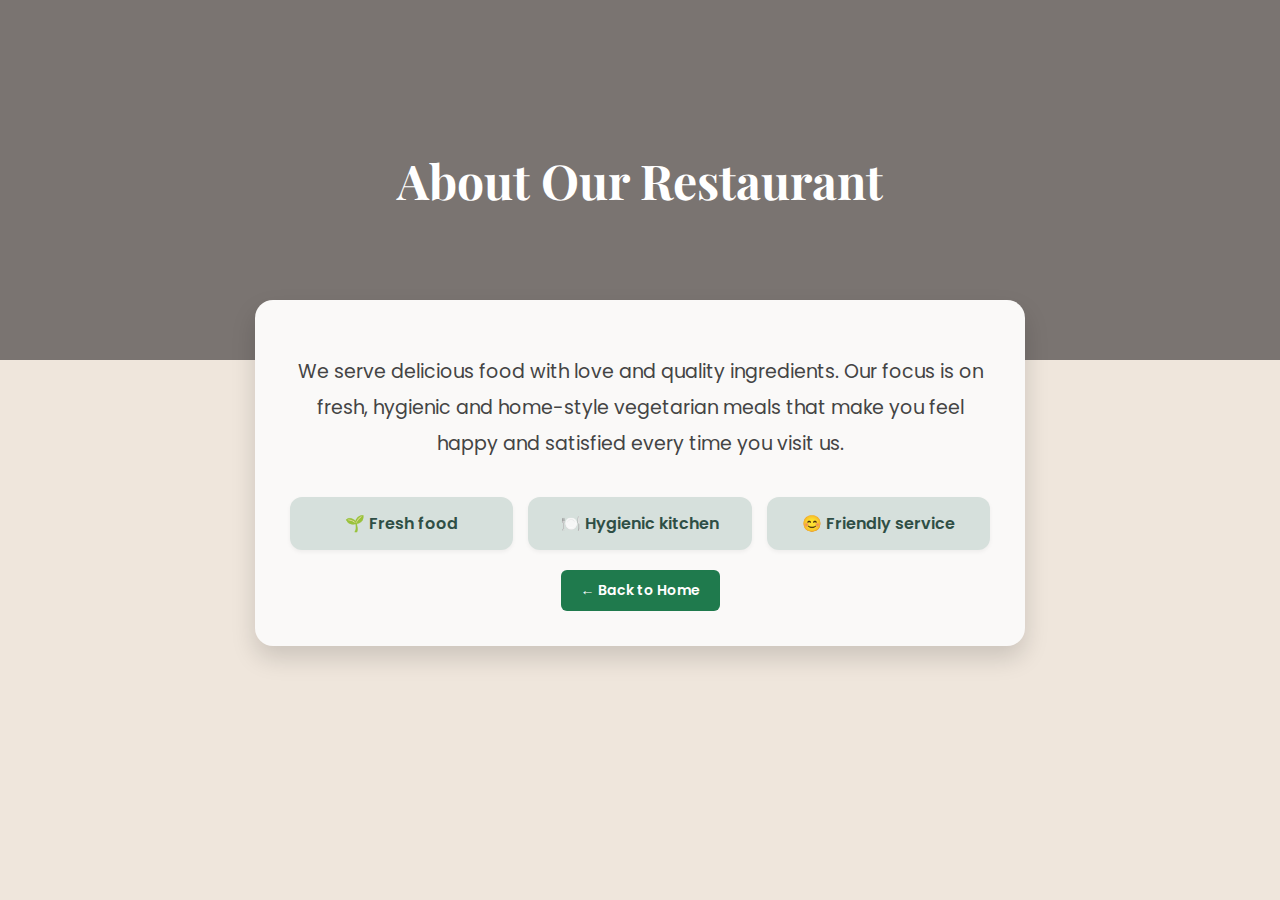
<file: about.html>
<!DOCTYPE html> <!-- Tells the browser this is an HTML5 document — always the first line -->
<html> <!-- Opens the root HTML element that wraps the entire page -->
<head> <!-- Opens the head section — contains setup info, not visible on the page -->
<title>About</title> <!-- Sets the text shown on the browser tab -->
<link rel="stylesheet" href="style.css"> <!-- Links your CSS file so the page uses your styles -->
</head> <!-- Closes the head section -->

<body> <!-- Opens the body section — everything visible on the page goes here -->

<!-- ========= ABOUT HERO BANNER ========= -->
<div class="about-hero"> <!-- Creates the grey banner at the top of the About page -->
<h1>About Our Restaurant</h1> <!-- The main heading displayed inside the banner -->
</div> <!-- Closes the about-hero div -->

<!-- ========= ABOUT CARD BOX ========= -->
<div class="about-box"> <!-- Creates the white card that overlaps slightly below the banner -->
<p class="about-text"> <!-- A paragraph with the about-text style for the description -->
We serve delicious food with love and quality ingredients. <!-- First line of the restaurant description -->
Our focus is on fresh, hygienic and home-style vegetarian meals <!-- Second line of the description -->
that make you feel happy and satisfied every time you visit us. <!-- Third line of the description -->
</p> <!-- Closes the about-text paragraph -->

<!-- ========= FEATURE BOXES ========= -->
<div class="features"> <!-- Creates the row that holds all three feature boxes -->
<div class="feature">🌱 Fresh food</div> <!-- First feature box with a leaf emoji and label -->
<div class="feature">🍽️ Hygienic kitchen</div> <!-- Second feature box with a plate emoji and label -->
<div class="feature">😊 Friendly service</div> <!-- Third feature box with a smile emoji and label -->
</div> <!-- Closes the features row -->

<!-- ========= BUTTON ========= -->
<div class="button-group"> <!-- Creates a centred container for the button -->
    <a href="index.html" class="green-btn">← Back to Home</a> <!-- A green button link that takes the user back to the Home page -->
</div> <!-- Closes the button-group div -->

</body> <!-- Closes the body section -->
</html> <!-- Closes the root HTML element -->
</file>
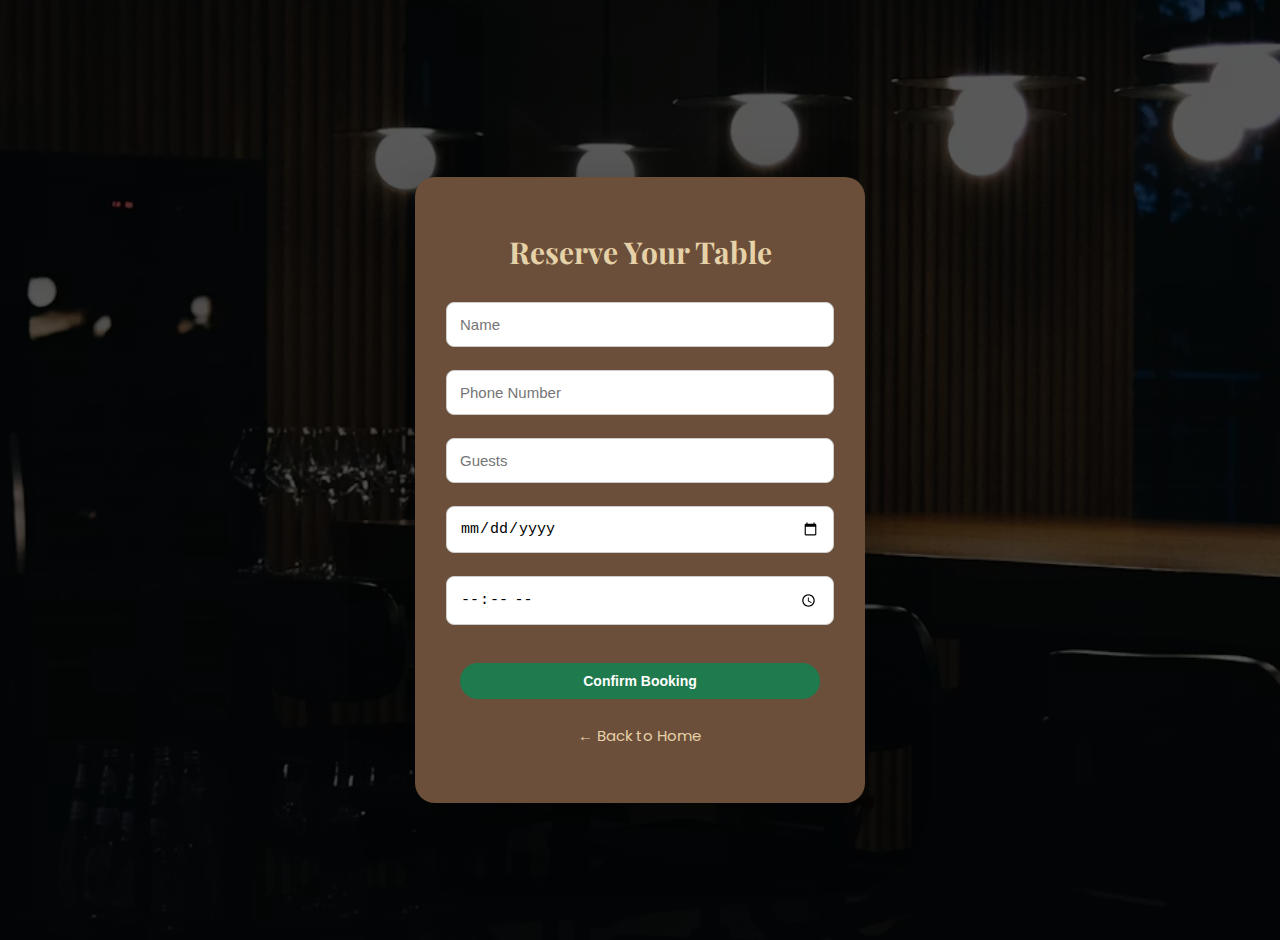
<file: booking.html>
<!DOCTYPE html> <!-- Tells the browser this is an HTML5 document — always the first line -->
<html> <!-- Opens the root HTML element that wraps the entire page -->
<head> <!-- Opens the head section — contains setup info, not visible on the page -->
<title>Booking</title> <!-- Sets the text shown on the browser tab -->
    <link rel="stylesheet" href="style.css"> <!-- Links your CSS file so the page uses your styles -->
</head> <!-- Closes the head section -->
<body class="booking-body"> <!-- Opens the body and applies the booking-body class — sets the dark background image -->
<div class="booking-card"> <!-- Creates the brown rounded card in the centre of the page -->
    <h2>Reserve Your Table</h2> <!-- The heading displayed at the top of the booking card -->
    <form action="confirm.html"> <!-- Opens the form — when submitted, it sends the user to confirm.html -->
        <input type="text" placeholder="Name" required> <!-- A text field where the user types their name — required means it cannot be left empty -->

        <!-- Phone field: accepts exactly 10 digits only, letters and symbols not allowed -->
        <input type="tel" placeholder="Phone Number"
               pattern="[0-9]{10}"
               maxlength="10"
               required>

        <input type="number" placeholder="Guests" min="1" required> <!-- A number field for guest count — min="1" means at least 1 guest is required -->
        <input type="date" required> <!-- A date picker field — lets the user choose a date from a calendar -->
        <input type="time" required> <!-- A time picker field — lets the user choose a time -->
        <button type="submit" class="confirm-btn"> <!-- A green submit button — clicking this submits the form and goes to confirm.html -->
            Confirm Booking <!-- The text shown inside the submit button -->
        </button> <!-- Closes the submit button -->
<p class="back-home"> <!-- A paragraph styled to sit below the button, centred -->
   <a href="index.html">← Back to Home</a> <!-- A link that takes the user back to the Home page -->
</p> <!-- Closes the back-home paragraph -->
    </form> <!-- Closes the form -->
</div> <!-- Closes the booking-card div -->
</body> <!-- Closes the body section -->
</html> <!-- Closes the root HTML element -->
</file>
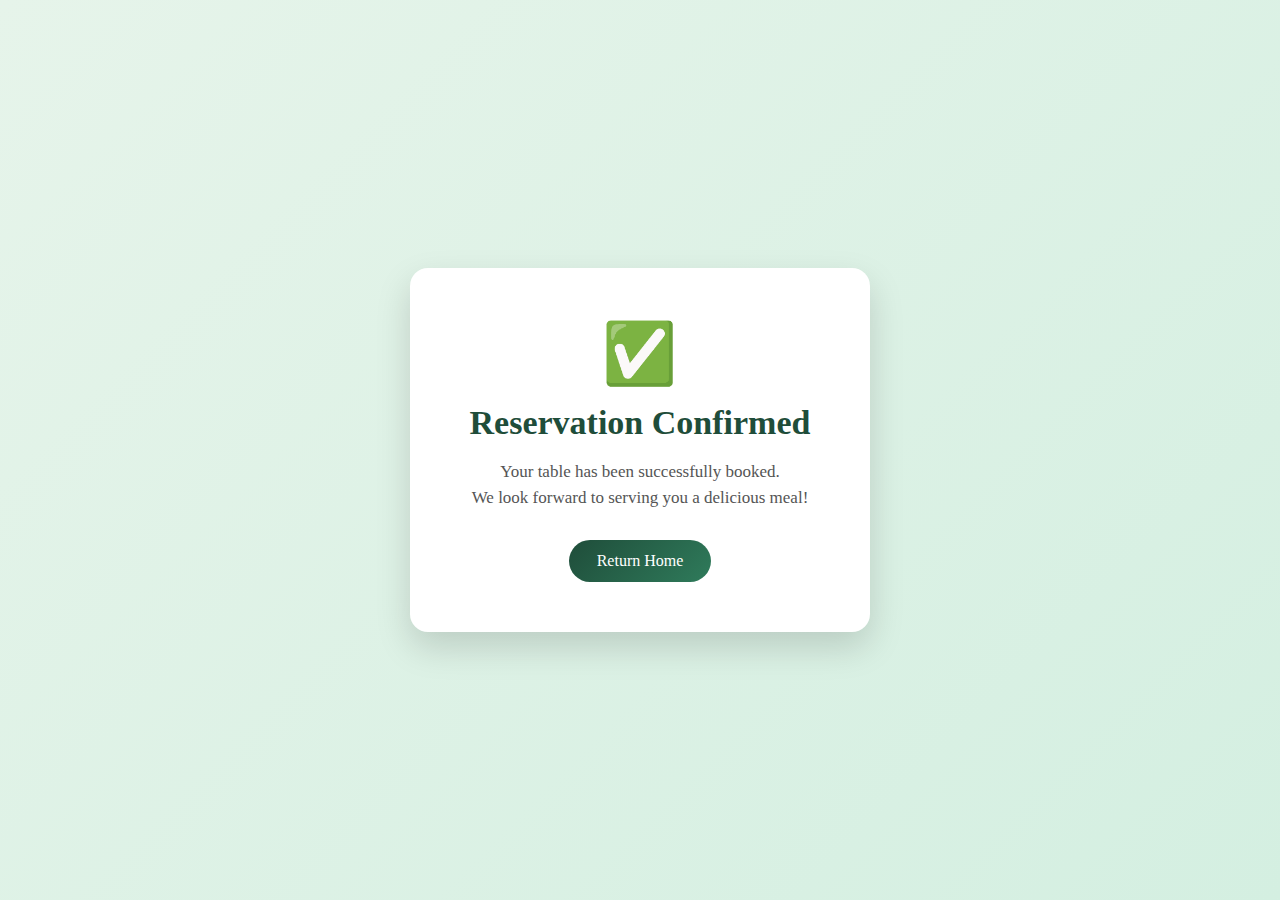
<file: confirm.html>
<!DOCTYPE html> <!-- Tells the browser this is an HTML5 document — always the first line -->
<html> <!-- Opens the root HTML element that wraps the entire page -->
<head> <!-- Opens the head section — contains setup info, not visible on the page -->
    <title>Reservation Confirmed</title> <!-- Sets the text shown on the browser tab -->
    <link rel="stylesheet" href="style.css"> <!-- Links your CSS file so the page uses your styles -->
</head> <!-- Closes the head section -->

<body class="confirm-body"> <!-- Opens the body and applies confirm-body class — sets the soft green gradient background -->

<div class="confirm-box"> <!-- Creates the white rounded card shown in the centre of the page -->

    <div class="icon">✅</div> <!-- Shows a large green tick emoji at the top of the card -->

    <h1>Reservation Confirmed</h1> <!-- The main heading shown inside the confirmation card -->

    <p> <!-- Opens a paragraph for the confirmation message -->
        Your table has been successfully booked.<br> <!-- First line of the message — br moves to the next line -->
        We look forward to serving you a delicious meal! <!-- Second line of the confirmation message -->
    </p> <!-- Closes the paragraph -->

    <a href="index.html">Return Home</a> <!-- A button-styled link that takes the user back to the Home page -->

</div> <!-- Closes the confirm-box div -->

</body> <!-- Closes the body section -->
</html> <!-- Closes the root HTML element -->
</file>
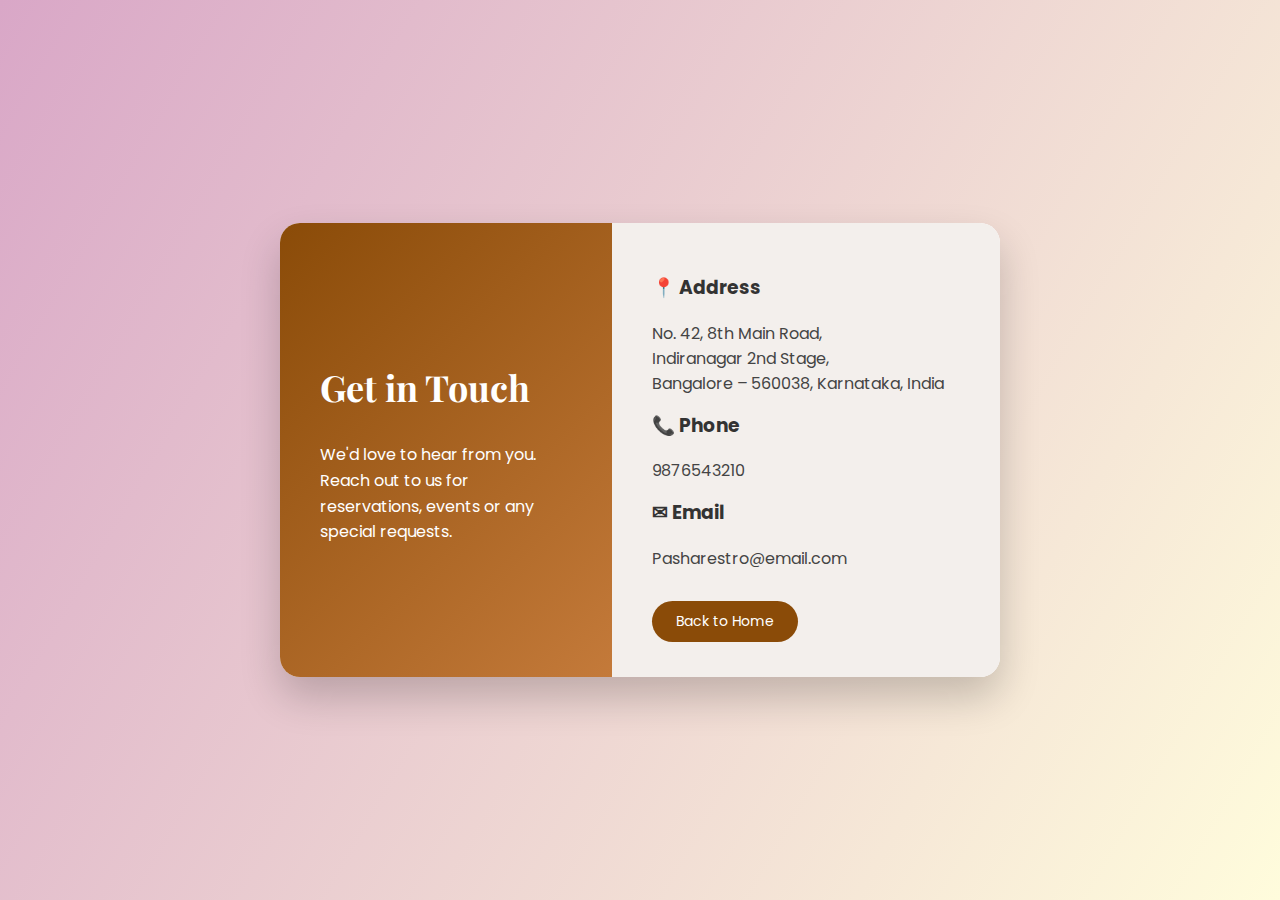
<file: contact.html>
<!DOCTYPE html> <!-- Tells the browser this is an HTML5 document — always the first line -->
<html> <!-- Opens the root HTML element that wraps the entire page -->
<head> <!-- Opens the head section — contains setup info, not visible on the page -->
    <title>Contact</title> <!-- Sets the text shown on the browser tab -->
    <link rel="stylesheet" href="style.css"> <!-- Links your CSS file so the page uses your styles -->
</head> <!-- Closes the head section -->

<body class="contact-body"> <!-- Opens the body and applies contact-body class — sets the purple-to-yellow gradient background -->

<div class="contact-card"> <!-- Creates the two-column card shown in the centre of the page -->

    <!-- LEFT SIDE --> <!-- A comment marking the start of the left brown section -->
    <div class="contact-left"> <!-- Creates the left brown section of the card -->
        <h1>Get in Touch</h1> <!-- The main heading shown on the left side -->
        <p> <!-- Opens the paragraph for the intro message -->
            We'd love to hear from you. Reach out to us for reservations, <!-- First line of the left side message -->
            events or any special requests. <!-- Second line of the left side message -->
        </p> <!-- Closes the paragraph -->
    </div> <!-- Closes the contact-left div -->

    <!-- RIGHT SIDE --> <!-- A comment marking the start of the right info section -->
    <div class="contact-right"> <!-- Creates the right off-white section of the card -->

        <h3>📍 Address</h3> <!-- Sub-heading with a pin emoji for the address section -->
        <p> <!-- Opens the paragraph for the address details -->
            No. 42, 8th Main Road,<br> <!-- First line of the address — br moves to the next line -->
            Indiranagar 2nd Stage,<br> <!-- Second line of the address — br moves to the next line -->
            Bangalore – 560038, Karnataka, India <!-- Third and final line of the address -->
        </p> <!-- Closes the address paragraph -->

        <h3>📞 Phone</h3> <!-- Sub-heading with a phone emoji for the phone number section -->
        <p>9876543210</p> <!-- The restaurant's phone number -->

        <h3>✉ Email</h3> <!-- Sub-heading with an envelope emoji for the email section -->
        <p>Pasharestro@email.com</p> <!-- The restaurant's email address -->

        <a href="index.html" class="contact-btn">Back to Home</a> <!-- A brown pill-shaped button that takes the user back to the Home page -->

    </div> <!-- Closes the contact-right div -->

</div> <!-- Closes the contact-card div -->

</body> <!-- Closes the body section -->
</html> <!-- Closes the root HTML element -->
</file>
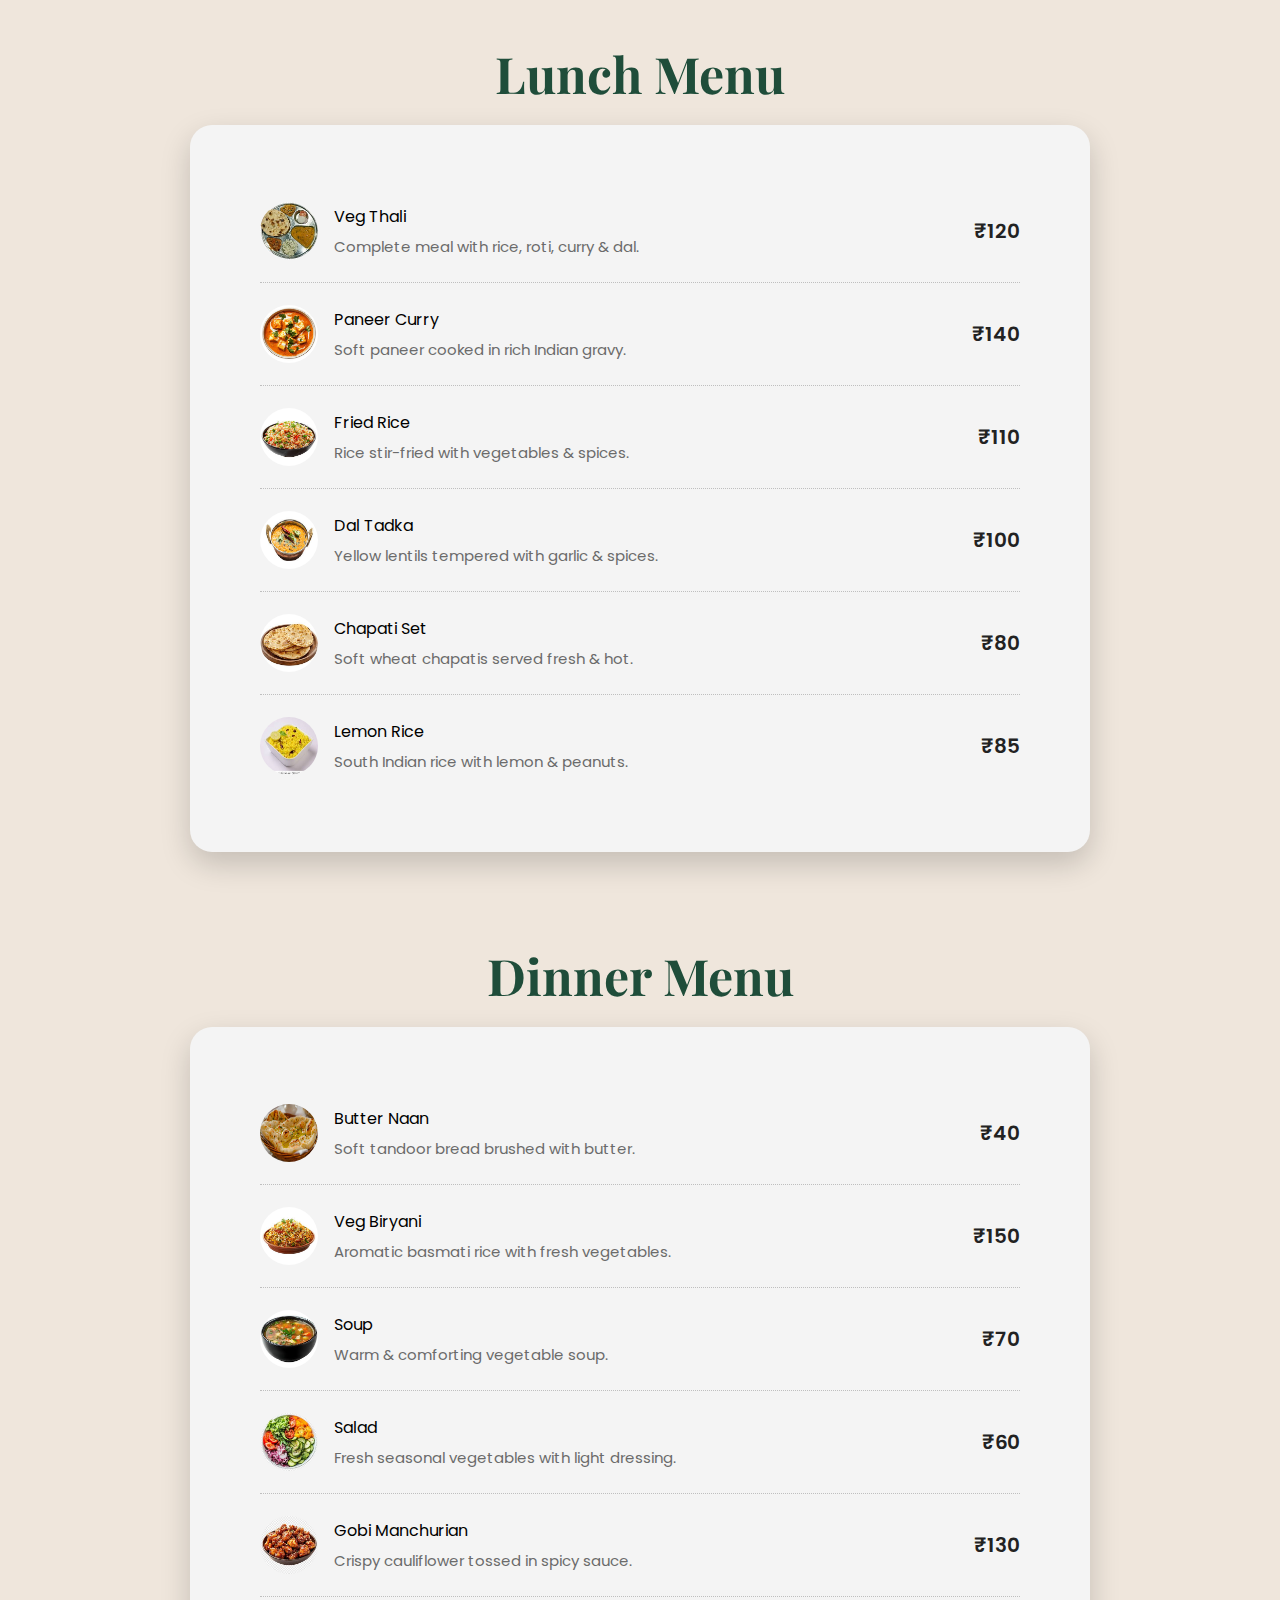
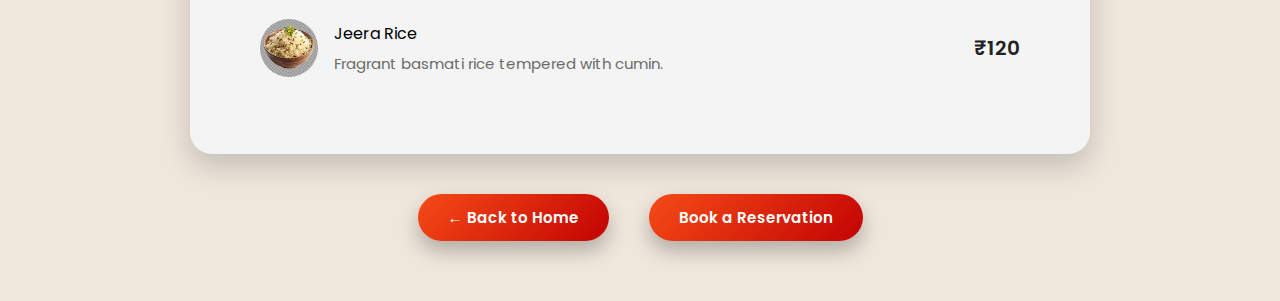
<file: menu.html>
<!DOCTYPE html> <!-- Tells the browser this is an HTML5 document — always the first line -->
<html> <!-- Opens the root HTML element that wraps the entire page -->
<head> <!-- Opens the head section — contains setup info, not visible on the page -->
<title>Menu</title> <!-- Sets the text shown on the browser tab -->
<link rel="stylesheet" href="style.css"> <!-- Links your CSS file so the page uses your styles -->

<!-- Google Font for elegant heading --> <!-- A comment explaining why the next line exists -->
<link href="https://fonts.googleapis.com/css2?family=Playfair+Display:wght@600&family=Poppins:wght@400;500&display=swap" rel="stylesheet"> <!-- Loads Playfair Display and Poppins fonts from Google Fonts -->
</head> <!-- Closes the head section -->

<body> <!-- Opens the body section — everything visible on the page goes here -->

<div class="menuWrapper"> <!-- The outer wrapper that centres and stacks both menu sections vertically -->

<!-- LUNCH MENU --> <!-- A comment to mark the start of the Lunch Menu section -->
<div> <!-- A plain div that wraps the entire Lunch Menu section -->
<h2>Lunch Menu</h2> <!-- The heading displayed above the lunch menu card -->

<div class="menuCard"> <!-- The grey rounded card that contains all lunch menu items -->

<!-- LUNCH ITEM 1: Veg Thali -->
<div class="row"> <!-- A row that holds one menu item — image on the left, price on the right -->
  <div class="left"> <!-- Groups the food image and text together on the left side -->
    <img src="image/thali.jpeg"> <!-- The circular food image for Veg Thali -->
    <div> <!-- A div that wraps the item name and description text -->
      Veg Thali <!-- The name of the menu item -->
      <div class="desc">Complete meal with rice, roti, curry & dal.</div> <!-- Short description of the item -->
    </div> <!-- Closes the name/description wrapper div -->
  </div> <!-- Closes the left div -->
  <span>₹120</span> <!-- The price shown on the right side of the row -->
</div> <!-- Closes the row div -->

<!-- LUNCH ITEM 2: Paneer Curry -->
<div class="row"> <!-- A row for the Paneer Curry menu item -->
  <div class="left"> <!-- Groups the image and text on the left -->
    <img src="image/panner.jpeg"> <!-- The circular food image for Paneer Curry -->
    <div> <!-- Wraps the item name and description -->
      Paneer Curry <!-- The name of the menu item -->
      <div class="desc">Soft paneer cooked in rich Indian gravy.</div> <!-- Short description -->
    </div> <!-- Closes the name/description wrapper -->
  </div> <!-- Closes the left div -->
  <span>₹140</span> <!-- The price shown on the right -->
</div> <!-- Closes the row -->

<!-- LUNCH ITEM 3: Fried Rice -->
<div class="row"> <!-- A row for the Fried Rice menu item -->
  <div class="left"> <!-- Groups the image and text on the left -->
    <img src="image/friedrice.jpeg"> <!-- The circular food image for Fried Rice -->
    <div> <!-- Wraps the item name and description -->
      Fried Rice <!-- The name of the menu item -->
      <div class="desc">Rice stir-fried with vegetables & spices.</div> <!-- Short description -->
    </div> <!-- Closes the name/description wrapper -->
  </div> <!-- Closes the left div -->
  <span>₹110</span> <!-- The price shown on the right -->
</div> <!-- Closes the row -->

<!-- LUNCH ITEM 4: Dal Tadka -->
<div class="row"> <!-- A row for the Dal Tadka menu item -->
  <div class="left"> <!-- Groups the image and text on the left -->
    <img src="image/daltadka.jpeg"> <!-- The circular food image for Dal Tadka -->
    <div> <!-- Wraps the item name and description -->
      Dal Tadka <!-- The name of the menu item -->
      <div class="desc">Yellow lentils tempered with garlic & spices.</div> <!-- Short description -->
    </div> <!-- Closes the name/description wrapper -->
  </div> <!-- Closes the left div -->
  <span>₹100</span> <!-- The price shown on the right -->
</div> <!-- Closes the row -->

<!-- LUNCH ITEM 5: Chapati Set -->
<div class="row"> <!-- A row for the Chapati Set menu item -->
  <div class="left"> <!-- Groups the image and text on the left -->
    <img src="image/chapatiset.jpeg"> <!-- The circular food image for Chapati Set -->
    <div> <!-- Wraps the item name and description -->
      Chapati Set <!-- The name of the menu item -->
      <div class="desc">Soft wheat chapatis served fresh & hot.</div> <!-- Short description -->
    </div> <!-- Closes the name/description wrapper -->
  </div> <!-- Closes the left div -->
  <span>₹80</span> <!-- The price shown on the right -->
</div> <!-- Closes the row -->

<!-- LUNCH ITEM 6: Lemon Rice -->
<div class="row"> <!-- A row for the Lemon Rice menu item -->
  <div class="left"> <!-- Groups the image and text on the left -->
    <img src="image/lemonrice.jpeg"> <!-- The circular food image for Lemon Rice -->
    <div> <!-- Wraps the item name and description -->
      Lemon Rice <!-- The name of the menu item -->
      <div class="desc">South Indian rice with lemon & peanuts.</div> <!-- Short description -->
    </div> <!-- Closes the name/description wrapper -->
  </div> <!-- Closes the left div -->
  <span>₹85</span> <!-- The price shown on the right -->
</div> <!-- Closes the row -->

</div> <!-- Closes the menuCard div for the Lunch section -->
</div> <!-- Closes the Lunch Menu section wrapper div -->

<!-- DINNER MENU --> <!-- A comment to mark the start of the Dinner Menu section -->
<div> <!-- A plain div that wraps the entire Dinner Menu section -->
<h2>Dinner Menu</h2> <!-- The heading displayed above the dinner menu card -->

<div class="menuCard"> <!-- The grey rounded card that contains all dinner menu items -->

<!-- DINNER ITEM 1: Butter Naan -->
<div class="row"> <!-- A row for the Butter Naan menu item -->
  <div class="left"> <!-- Groups the image and text on the left -->
    <img src="image/butternaan.jpeg"> <!-- The circular food image for Butter Naan -->
    <div> <!-- Wraps the item name and description -->
      Butter Naan <!-- The name of the menu item -->
      <div class="desc">Soft tandoor bread brushed with butter.</div> <!-- Short description -->
    </div> <!-- Closes the name/description wrapper -->
  </div> <!-- Closes the left div -->
  <span>₹40</span> <!-- The price shown on the right -->
</div> <!-- Closes the row -->

<!-- DINNER ITEM 2: Veg Biryani -->
<div class="row"> <!-- A row for the Veg Biryani menu item -->
  <div class="left"> <!-- Groups the image and text on the left -->
    <img src="image/vegbiryani.jpeg"> <!-- The circular food image for Veg Biryani -->
    <div> <!-- Wraps the item name and description -->
      Veg Biryani <!-- The name of the menu item -->
      <div class="desc">Aromatic basmati rice with fresh vegetables.</div> <!-- Short description -->
    </div> <!-- Closes the name/description wrapper -->
  </div> <!-- Closes the left div -->
  <span>₹150</span> <!-- The price shown on the right -->
</div> <!-- Closes the row -->

<!-- DINNER ITEM 3: Soup -->
<div class="row"> <!-- A row for the Soup menu item -->
  <div class="left"> <!-- Groups the image and text on the left -->
    <img src="image/Soup.jpeg"> <!-- The circular food image for Soup -->
    <div> <!-- Wraps the item name and description -->
      Soup <!-- The name of the menu item -->
      <div class="desc">Warm & comforting vegetable soup.</div> <!-- Short description -->
    </div> <!-- Closes the name/description wrapper -->
  </div> <!-- Closes the left div -->
  <span>₹70</span> <!-- The price shown on the right -->
</div> <!-- Closes the row -->

<!-- DINNER ITEM 4: Salad -->
<div class="row"> <!-- A row for the Salad menu item -->
  <div class="left"> <!-- Groups the image and text on the left -->
    <img src="image/Salad.jpeg"> <!-- The circular food image for Salad -->
    <div> <!-- Wraps the item name and description -->
      Salad <!-- The name of the menu item -->
      <div class="desc">Fresh seasonal vegetables with light dressing.</div> <!-- Short description -->
    </div> <!-- Closes the name/description wrapper -->
  </div> <!-- Closes the left div -->
  <span>₹60</span> <!-- The price shown on the right -->
</div> <!-- Closes the row -->

<!-- DINNER ITEM 5: Gobi Manchurian -->
<div class="row"> <!-- A row for the Gobi Manchurian menu item -->
  <div class="left"> <!-- Groups the image and text on the left -->
    <img src="image/gobimanchurian.jpeg"> <!-- The circular food image for Gobi Manchurian -->
    <div> <!-- Wraps the item name and description -->
      Gobi Manchurian <!-- The name of the menu item -->
      <div class="desc">Crispy cauliflower tossed in spicy sauce.</div> <!-- Short description -->
    </div> <!-- Closes the name/description wrapper -->
  </div> <!-- Closes the left div -->
  <span>₹130</span> <!-- The price shown on the right -->
</div> <!-- Closes the row -->

<!-- DINNER ITEM 6: Jeera Rice -->
<div class="row"> <!-- A row for the Jeera Rice menu item -->
  <div class="left"> <!-- Groups the image and text on the left -->
    <img src="image/jeerarice.jpeg"> <!-- The circular food image for Jeera Rice -->
    <div> <!-- Wraps the item name and description -->
      Jeera Rice <!-- The name of the menu item -->
      <div class="desc">Fragrant basmati rice tempered with cumin.</div> <!-- Short description -->
    </div> <!-- Closes the name/description wrapper -->
  </div> <!-- Closes the left div -->
  <span>₹120</span> <!-- The price shown on the right -->
</div> <!-- Closes the row -->

</div> <!-- Closes the menuCard div for the Dinner section -->
</div> <!-- Closes the Dinner Menu section wrapper div -->

</div> <!-- Closes the menuWrapper div -->

<!-- ========= BOTTOM BUTTONS ========= -->
<div class="menu-buttons"> <!-- A row that holds the two buttons at the bottom of the page -->

    <a href="index.html" class="btn"> <!-- A red pill-shaped button that links back to the Home page -->
        ← Back to Home <!-- The text shown inside the first button -->
    </a> <!-- Closes the first button link -->

    <a href="booking.html" class="btn"> <!-- A red pill-shaped button that links to the Booking page -->
        Book a Reservation <!-- The text shown inside the second button -->
    </a> <!-- Closes the second button link -->

</div> <!-- Closes the menu-buttons div -->

</body> <!-- Closes the body section -->
</html> <!-- Closes the root HTML element -->
</file>
<file: style.css>
/* ========= GOOGLE FONTS ========= */
/* This imports two fonts from Google Fonts to use on your website */
@import url('https://fonts.googleapis.com/css2?family=Poppins:wght@300;400;500;600&family=Playfair+Display:wght@600;700&display=swap');
/* Poppins is a clean modern font; Playfair Display is an elegant serif font for headings */

/* ========= GLOBAL ========= */
/* Styles the <body> tag — these apply to the whole page */
body{
    margin:0;                        /* Removes the default white gap around the page edges */
    font-family:'Poppins', sans-serif; /* Sets Poppins as the default font everywhere */
    background:#efe6dc;              /* Sets a warm beige background colour for the whole page */
}

/* ========= TOP BAR ========= */
/* Styles the thin orange bar at the very top of the page */
.topbar{
    background:#e55b2d;              /* Orange-red background colour for the top bar */
    color:white;                     /* Makes all text inside the top bar white */
    padding:8px;                     /* Adds 8px of space inside the bar on all sides */
    font-size:14px;                  /* Sets a small text size for the top bar text */
    display:flex;                    /* Turns the bar into a flex container so items line up in a row */
    justify-content:space-around;   /* Spreads items evenly with equal space between them */
    position:fixed;                  /* Keeps the top bar stuck at the top even when you scroll */
    top:0;                           /* Places the bar at the very top of the screen */
    width:100%;                      /* Makes the bar stretch across the full width of the screen */
    z-index:1000;                    /* Puts the bar on top of other elements so nothing overlaps it */
}

/* ========= NAVBAR ========= */
/* Styles the navigation bar with the logo and links */
.navbar{
    position:fixed;                  /* Keeps the navbar stuck in place while scrolling */
    top:40px;                        /* Positions the navbar 40px from the top (just below the top bar) */
    width:100%;                      /* Makes the navbar stretch the full width of the screen */
    display:flex;                    /* Lines up the logo and nav links side by side */
    justify-content:space-between;  /* Pushes logo to the left and links to the right */
    padding:10px 20px;               /* Adds 10px top/bottom and 20px left/right space inside */
    color:white;                     /* Makes all text inside the navbar white */
    z-index:1000;                    /* Keeps the navbar above other elements on the page */
}

.navlinks{
    margin-right:30px;               /* Pushes the nav links 30px away from the right edge */
}

.logo{
    font-size:24px;                  /* Makes the logo text large */
    font-weight:bold;                /* Makes the logo text bold */
}

/* Styles every link <a> inside the .navlinks section */
.navlinks a{
    margin:0 15px;                   /* Adds 15px of space on the left and right of each link */
    color:white;                     /* Makes the link text white */
    text-decoration:none;            /* Removes the default underline from links */
}

/* ========= HERO ========= */
/* Styles the big full-screen banner section on the homepage */
.hero{
    height:100vh;                    /* Makes the hero section fill the full height of the screen */
    background:url("image/bg.jpeg") center/cover; /* Sets a background image, centered and covering the full area */
    display:flex;                    /* Uses flexbox to centre the content inside */
    justify-content:center;         /* Centres content horizontally */
    align-items:center;              /* Centres content vertically */
    text-align:center;               /* Centres the text inside */
    color:white;                     /* Makes all text in the hero section white */
    position:relative;               /* Needed so the dark overlay (::before) is positioned correctly */
}

/* Creates a dark overlay on top of the hero background image */
.hero::before{
    content:"";                      /* Required for ::before to appear — it has no text, just a coloured block */
    position:absolute;               /* Positions the overlay exactly over the hero section */
    width:100%;                      /* Stretches the overlay across the full width */
    height:100%;                     /* Stretches the overlay across the full height */
    background:rgba(0,0,0,0.5);     /* A black colour at 50% transparency to darken the image */
}

/* Styles the text/content sitting on top of the hero image */
.heroContent{
    position:relative;               /* Lifts the content above the dark overlay */
    z-index:1;                       /* Makes sure the content appears on top of the ::before overlay */
}

/* Styles the main heading inside the hero section */
.heroContent h1{
    font-family:'Playfair Display', serif; /* Uses the elegant Playfair Display font */
    font-size:70px;                  /* Makes the heading very large */
    font-weight:700;                 /* Makes the heading bold */
}

/* Styles the paragraph text inside the hero section */
.heroContent p{
    font-size:22px;                  /* Sets a medium-large font size */
    letter-spacing:2px;              /* Adds spacing between each letter for a stylish look */
}

/* Styles the decorative white horizontal line in the hero section */
.line{
    width:200px;                     /* Sets the line to be 200px wide */
    height:2px;                      /* Makes the line 2px tall (thin) */
    background:white;                /* Colours the line white */
    margin:20px auto;                /* Adds 20px space above/below and centres it horizontally */
}

/* ========= ABOUT PAGE ========= */
/* Styles the top banner section on the About page */
.about-hero{
    height:40vh;                     /* Makes the about banner 40% of the screen height */
    background:#7a7471;              /* Sets a grey-brown background colour */
    display:flex;                    /* Uses flexbox to centre the content */
    justify-content:center;         /* Centres content horizontally */
    align-items:center;              /* Centres content vertically */
    color:white;                     /* Makes the text white */
}

/* Styles the heading inside the about hero banner */
.about-hero h1{
    font-family:'Playfair Display', serif; /* Uses the elegant Playfair Display font */
    font-size:48px;                  /* Sets a large font size for the heading */
}

/* Styles the white card box that appears below the about banner */
.about-box{
    max-width:700px;                 /* Limits the card width to 700px so it doesn't stretch too wide */
    margin:-60px auto 40px auto;    /* Negative top margin pulls the card up to overlap the banner slightly */
    background:#faf9f8;              /* Sets a near-white background colour for the card */
    padding:35px;                    /* Adds 35px of space inside the card on all sides */
    border-radius:18px;              /* Rounds the corners of the card */
    box-shadow:0 12px 25px rgba(0,0,0,0.15); /* Adds a soft shadow to make the card look lifted */
    text-align:center;               /* Centres all text inside the card */
}

/* Styles the main paragraph text inside the about card */
.about-text{
    font-size:19px;                  /* Sets a comfortable reading font size */
    line-height:1.9;                 /* Increases space between lines for better readability */
    color:#444;                      /* Sets a dark grey colour for the text */
    margin-bottom:35px;              /* Adds space below the text block */
}

/* Styles the row that holds the feature boxes */
.features{
    display:flex;                    /* Lines up the feature boxes side by side */
    flex-direction:center;           /* Note: 'center' is not a valid value here — should be 'row' */
    gap:15px;                        /* Adds 15px of space between each feature box */
    margin-top:25px;                 /* Adds 25px of space above the feature row */
    justify-content:center;         /* Centres the feature boxes horizontally */
    flex-wrap:wrap;                  /* Allows the boxes to wrap onto the next line on small screens */
}

/* Styles each individual feature box */
.feature{
    background:#d6e0dc;              /* Sets a soft green-grey background colour */
    padding:14px 22px;               /* Adds 14px top/bottom and 22px left/right space inside */
    border-radius:12px;              /* Rounds the corners of the feature box */
    font-size:16px;                  /* Sets the text size inside the box */
    font-weight:600;                 /* Makes the text semi-bold */
    color:#2f4f46;                   /* Sets a dark green colour for the text */
    text-align:center;               /* Centres the text inside the box */
    flex:1;                          /* Lets each box grow to fill available space equally */
    min-width:120px;                 /* Prevents the box from becoming too narrow */
    box-shadow:0 2px 4px rgba(0,0,0,0.05); /* Adds a very subtle shadow for depth */
}

/* Styles the container that holds buttons */
.button-group{
    text-align:center;               /* Centres the button horizontally */
    margin-top:20px;                 /* Adds space above the button */
}

/* Styles the green "Back to Home" button */
.green-btn{
    display:inline-block;            /* Makes the link behave like a block element but only as wide as its content */
    text-decoration:none;            /* Removes the underline from the link */
    padding:10px 20px;               /* Adds 10px top/bottom and 20px left/right space inside the button */
    background:#1f7a4d;              /* Sets a dark green background colour */
    color:white;                     /* Makes the button text white */
    font-weight:600;                 /* Makes the text semi-bold */
    font-size:14px;                  /* Sets the font size inside the button */
    border-radius:6px;               /* Slightly rounds the corners of the button */
    transition:0.3s;                 /* Smoothly animates any changes (like hover effects) over 0.3 seconds */
}

/* Styles the green button when the user hovers over it */
.green-btn:hover{
    transform:translateY(-2px);      /* Moves the button 2px upward to create a "lift" effect */
    box-shadow:0 8px 20px rgba(31,122,77,0.3); /* Adds a green-tinted shadow on hover */
}

/* ================= MENU ================= */

/* Styles the wrapper that contains all menu sections */
.menuWrapper{
    display:flex;                    /* Uses flexbox layout */
    flex-direction:column;           /* Stacks menu sections on top of each other vertically */
    align-items:center;              /* Centres all menu content horizontally */
    margin-top:40px;                 /* Adds 40px of space above the menu section */
}

/* Styles all <h2> headings on the page */
h2{
    text-align:center;               /* Centres the heading text */
    color:#1f4d3a;                   /* Sets a dark green colour for the heading */
    font-size:50px;                  /* Makes the heading large */
    margin:0 0 18px;                 /* Removes top margin and adds 18px of space below */
    font-family:'Playfair Display', serif; /* Uses the elegant Playfair Display font */
    font-weight:700;                 /* Makes the heading bold */
}

/* Targets the second child div inside .menuWrapper and adjusts its h2 heading */
.menuWrapper > div:nth-child(2) h2{
    margin-top:90px;                 /* Adds 90px of space above the second menu section heading */
}

/* Styles the white card that wraps each menu section */
.menuCard{
    background:#f4f4f4;              /* Sets a light grey background for the card */
    width:760px;                     /* Sets a fixed width of 760px for the card */
    padding:55px 70px;               /* Adds 55px top/bottom and 70px left/right space inside the card */
    border-radius:22px;              /* Rounds the corners of the card */
    box-shadow:0 12px 30px rgba(0,0,0,0.18); /* Adds a medium shadow to lift the card off the page */
}

/* Styles each menu item row inside the card */
.row{
    display:flex;                    /* Lines up the image, name, and price side by side */
    justify-content:space-between;  /* Pushes content to the left and right ends of the row */
    align-items:center;              /* Vertically centres items in the row */
    padding:22px 0;                  /* Adds 22px of space above and below each row */
    border-bottom:1px dotted #bfbfbf; /* Adds a dotted grey line below each row as a divider */
}

/* Removes the bottom border from the very last row */
.row:last-child{
    border-bottom:none;              /* No divider line below the final menu item */
}

/* Styles the left side of each menu row (image + name) */
.left{
    display:flex;                    /* Lines up the image and text side by side */
    align-items:center;              /* Vertically centres the image and text */
}

/* Styles the small circular food image in each menu row */
.left img{
    width:58px;                      /* Sets the image width to 58px */
    height:58px;                     /* Sets the image height to 58px */
    border-radius:50%;               /* Makes the image perfectly circular */
    margin-right:16px;               /* Adds space between the image and the text */
}

/* Styles the text container next to the image */
.left span{
    display:flex;                    /* Uses flexbox to stack the name and description */
    flex-direction:column;           /* Stacks the name above the description */
    font-size:20px;                  /* Sets the font size for the item name */
    font-weight:500;                 /* Makes the name slightly bold */
    color:#222;                      /* Sets a near-black colour for the item name */
}

/* Styles the small description text below the item name */
.desc{
    font-size:15px;                  /* Smaller font size for the description */
    color:#6b6b6b;                   /* Sets a medium grey colour for the description text */
    margin-top:6px;                  /* Adds a small gap between the name and description */
}

/* Styles the price shown on the right side of each menu row */
.row span:last-child{
    font-size:20px;                  /* Same size as the item name */
    font-weight:600;                 /* Makes the price semi-bold */
    color:#222;                      /* Sets a near-black colour for the price */
}

/* ========= BUTTONS ========= */

/* Styles the container holding the menu page buttons */
.menu-buttons{
    display:flex;                    /* Lines up buttons side by side */
    justify-content:center;         /* Centres the buttons horizontally */
    gap:40px;                        /* Adds 40px of space between the buttons */
    margin:40px 0 60px;             /* Adds 40px above and 60px below the button row */
}

/* Styles the red gradient buttons on the menu page */
.btn{
    text-decoration:none;            /* Removes underline from the button link */
    padding:12px 30px;               /* Adds 12px top/bottom and 30px left/right space inside */
    font-size:15px;                  /* Sets the font size inside the button */
    font-weight:600;                 /* Makes the button text semi-bold */
    color:white;                     /* Makes the button text white */
    background:linear-gradient(135deg,#f64b17,#c20303); /* Red gradient background going diagonally */
    border-radius:40px;              /* Fully rounds the button into a pill shape */
    box-shadow:0 10px 20px rgba(0,0,0,0.25); /* Adds a shadow below the button */
    transition:0.3s ease;            /* Smoothly animates hover changes over 0.3 seconds */
}

/* Styles the button when hovered */
.btn:hover{
    transform:translateY(-3px);      /* Lifts the button 3px upward on hover */
    box-shadow:0 14px 28px rgba(0,0,0,0.35); /* Increases the shadow on hover for a stronger lift effect */
}

/* ========= BOOKING ========= */

/* Styles the background of the booking page */
.booking-body{
    background:                      /* Layered background: dark overlay on top of an image */
    linear-gradient(rgba(0,0,0,0.65), rgba(0,0,0,0.65)), /* Semi-transparent black overlay */
    url("image/bg3.jpeg") center/cover no-repeat; /* Background image, centred and covering the full area */
    min-height:100vh;                /* Makes the page at least the full height of the screen */
    display:flex;                    /* Uses flexbox to arrange content */
    flex-direction:column;           /* Stacks content vertically */
    justify-content:flex-start;     /* Aligns content to the top of the page */
    align-items:center;              /* Centres content horizontally */
    padding-top:40px;                /* Adds 40px of space above the booking card */
}

/* Styles the booking form card */
.booking-card{
    background:#6B4F3A;              /* Sets a warm brown background for the card */
    padding:55px 45px;               /* Adds 55px top/bottom and 45px left/right space inside */
    border-radius:20px;              /* Rounds the corners of the card */
    width:360px;                     /* Sets a fixed width for the card */
    box-shadow:0 25px 60px rgba(0,0,0,0.35); /* Adds a strong shadow for a floating effect */
    text-align:center;               /* Centres all text inside the card */
    margin:auto;                     /* Centres the card horizontally on the page */
}

/* Styles the heading inside the booking card */
.booking-card h2{
    font-size:30px;                  /* Sets a large font size for the heading */
    color:#E6D2A8;                   /* Sets a warm golden/cream colour for the heading */
    margin-bottom:30px;              /* Adds space below the heading before the form fields */
    font-family:'Playfair Display', serif; /* Uses the elegant Playfair Display font */
}

/* Styles all input fields, dropdowns, and text areas inside the booking card */
.booking-card input,
.booking-card select,
.booking-card textarea{
    width:100%;                      /* Makes each field stretch to the full width of the card */
    padding:13px;                    /* Adds comfortable space inside each input field */
    font-size:15px;                  /* Sets the text size the user types in */
    margin-bottom:23px;              /* Adds space below each input field */
    border-radius:8px;               /* Slightly rounds the corners of each field */
    border:1px solid #ccc;           /* Adds a light grey border around each field */
    transform: translateX(-14px);   /* Shifts all fields slightly to the left — used for alignment tweaking */
}

/* Styles the submit button inside the booking card */
.booking-card button{
    width:100%;                      /* Makes the button as wide as the card */
    padding:10px;                    /* Adds space inside the button */
    margin-top:15px;                 /* Adds space above the button */
    border:none;                     /* Removes the default button border */
    border-radius:30px;              /* Rounds the button into a pill shape */
    font-size:14px;                  /* Sets the text size inside the button */
    font-weight:600;                 /* Makes the button text semi-bold */
    color:white;                     /* Makes the button text white */
    background:#1f7a4d;              /* Sets a dark green background for the button */
    cursor:pointer;                  /* Changes the mouse cursor to a hand when hovering */
    transition:0.3s;                 /* Smoothly animates any hover changes */
}

/* Styles the booking button when hovered */
.booking-card button:hover{
    transform:translateY(-2px);      /* Lifts the button slightly on hover */
}

/* Styles the "Back to Home" link below the booking form */
.back-home{
    margin-top:24px;                 /* Adds space above the link */
    margin-bottom:0;                 /* Removes any extra space below the link */
    text-align:center;               /* Centres the link text */
}

/* Styles the anchor tag inside .back-home */
.back-home a{
    text-decoration:none;            /* Removes the underline from the link */
    color:#E6D2A8;                   /* Sets a warm golden/cream colour for the link */
    font-size:15px;                  /* Sets the font size for the link text */
    transition:0.3s;                 /* Smoothly animates colour changes on hover */
}

/* Styles the back-home link when hovered */
.back-home a:hover{
    color:white;                     /* Changes the link colour to white on hover */
}

/* ========= CONFIRM PAGE ========= */

/* Styles the confirmation page layout */
.confirm-body{
    height:100vh;                    /* Makes the page fill the full screen height */
    display:flex;                    /* Uses flexbox to centre the card */
    justify-content:center;         /* Centres the card horizontally */
    align-items:center;              /* Centres the card vertically */
    background:linear-gradient(135deg,#e6f4ea,#d4efe1); /* Soft green gradient background */
    font-family:Georgia, serif;      /* Uses Georgia font for the confirmation page */
}

/* Styles the white card on the confirmation page */
.confirm-box{
    background:white;                /* White background for the card */
    padding:50px 60px;               /* Adds 50px top/bottom and 60px left/right space inside */
    border-radius:18px;              /* Rounds the corners of the card */
    text-align:center;               /* Centres all text inside the card */
    box-shadow:0 15px 35px rgba(0,0,0,0.15); /* Adds a soft shadow under the card */
    animation:pop 0.6s ease;        /* Plays a "pop" animation when the card appears */
    max-width:420px;                 /* Limits the card width so it doesn't get too wide */
}

/* Styles the emoji/icon shown at the top of the confirmation box */
.icon{
    font-size:60px;                  /* Makes the icon very large */
    margin-bottom:15px;              /* Adds space below the icon */
}

/* Styles the heading on the confirmation page */
.confirm-box h1{
    margin:10px 0;                   /* Adds small spacing above and below the heading */
    color:#1f4d3a;                   /* Sets a dark green colour for the heading */
    font-size:34px;                  /* Sets a large font size */
}

/* Styles the paragraph text on the confirmation page */
.confirm-box p{
    color:#555;                      /* Sets a medium grey colour for the text */
    font-size:17px;                  /* Sets a comfortable reading size */
    margin-bottom:30px;              /* Adds space below the paragraph before the button */
    line-height:1.5;                 /* Increases line spacing for better readability */
}

/* Styles the link button on the confirmation page */
.confirm-box a{
    display:inline-block;            /* Makes the link behave like a block for padding to work */
    padding:12px 28px;               /* Adds space inside the button */
    background:linear-gradient(135deg,#1f4d3a,#2f7b5b); /* Dark to lighter green gradient */
    color:white;                     /* Makes the button text white */
    text-decoration:none;            /* Removes the underline */
    border-radius:25px;              /* Rounds the button into a pill shape */
    font-size:16px;                  /* Sets the font size for the button text */
    transition:0.3s;                 /* Smoothly animates hover effects */
}

/* Styles the confirmation button when hovered */
.confirm-box a:hover{
    transform:translateY(-3px);      /* Lifts the button 3px upward on hover */
    box-shadow:0 8px 20px rgba(0,0,0,0.25); /* Adds a shadow below the button on hover */
}

/* ========= CONTACT PAGE ========= */

/* Styles the main container for the contact page content */
.contact-container{
    max-width:700px;                 /* Limits the width so text doesn't stretch too wide */
    margin:120px auto;               /* Adds 120px space at the top/bottom and centres horizontally */
    padding:20px;                    /* Adds 20px of space on all sides inside the container */
}

/* Styles the heading on the contact page */
.contact-container h1{
    font-family:'Playfair Display', serif; /* Uses the elegant Playfair Display font */
    font-size:42px;                  /* Sets a large font size for the heading */
    color:#1f4d3a;                   /* Sets a dark green colour */
    margin-bottom:10px;              /* Adds a small gap below the heading */
}

/* Styles the introductory text paragraph on the contact page */
.contact-intro{
    font-size:18px;                  /* Sets a comfortable reading size */
    margin-bottom:30px;              /* Adds space below the intro before the box */
    color:#444;                      /* Sets a dark grey colour for the text */
}

/* Styles the white info box on the contact page */
.contact-box{
    background:white;                /* White background for the box */
    padding:30px;                    /* Adds 30px of space inside on all sides */
    border-radius:18px;              /* Rounds the corners */
    box-shadow:0 10px 25px rgba(0,0,0,0.12); /* Adds a soft shadow under the box */
    line-height:1.7;                 /* Increases spacing between lines for readability */
}

/* Styles the sub-headings inside the contact info box */
.contact-box h3{
    margin-top:15px;                 /* Adds space above each sub-heading */
    color:#1f4d3a;                   /* Sets a dark green colour for the sub-headings */
}

/* Styles the "Back to Home" link on the contact page */
.contact-back{
    display:inline-block;            /* Makes the link behave like an inline block element */
    margin-top:25px;                 /* Adds space above the link */
    text-decoration:none;            /* Removes the underline */
    color:#1f7a4d;                   /* Sets a green colour for the link text */
    font-weight:600;                 /* Makes the link text semi-bold */
}

/* ========= CONTACT SPLIT CARD ========= */

/* Styles the full-page background for the contact split layout */
.contact-body{
    height:100vh;                    /* Makes the background fill the full screen */
    display:flex;                    /* Uses flexbox to centre the card */
    justify-content:center;         /* Centres the card horizontally */
    align-items:center;              /* Centres the card vertically */
    background:linear-gradient(120deg,#d9a7c7,#fffcdc); /* Purple-to-yellow gradient background */
}

/* Styles the two-column contact card */
.contact-card{
    display:flex;                    /* Lines up the left and right sections side by side */
    width:720px;                     /* Sets a fixed total width for the card */
    border-radius:20px;              /* Rounds the corners of the whole card */
    overflow:hidden;                 /* Hides anything that sticks out beyond the rounded corners */
    box-shadow:0 20px 40px rgba(0,0,0,0.2); /* Adds a medium shadow around the card */
    background:white;                /* Sets a white background (visible in the right section) */
}

/* Styles the left (brown) section of the contact card */
.contact-left{
    width:45%;                       /* Takes up 45% of the card width */
    background:linear-gradient(135deg,#8a4b08,#c47a3a); /* Brown gradient background */
    color:white;                     /* Makes all text inside white */
    padding:40px;                    /* Adds 40px of space inside */
    display:flex;                    /* Uses flexbox to arrange the content */
    flex-direction:column;           /* Stacks content vertically */
    justify-content:center;         /* Vertically centres the content */
}

/* Styles the heading inside the left section */
.contact-left h1{
    font-family:'Playfair Display', serif; /* Uses the elegant Playfair Display font */
    font-size:36px;                  /* Sets a large font size */
    margin-bottom:15px;              /* Adds space below the heading */
}

/* Styles the paragraph inside the left section */
.contact-left p{
    line-height:1.6;                 /* Increases line spacing for readability */
}

/* Styles the right (info) section of the contact card */
.contact-right{
    width:55%;                       /* Takes up 55% of the card width */
    padding:35px 40px;               /* Adds 35px top/bottom and 40px left/right space inside */
    background:#f3efec;              /* Sets a warm off-white background */
}

/* Styles the sub-headings inside the right section */
.contact-right h3{
    margin-top:15px;                 /* Adds space above each sub-heading */
    color:#333;                      /* Sets a dark grey colour for the headings */
}

/* Styles the text paragraphs inside the right section */
.contact-right p{
    margin:5px 0 10px;               /* Adds small spacing above and below each paragraph */
    color:#444;                      /* Sets a medium-dark grey colour */
}

/* Styles the brown "Back to Home" button in the contact card */
.contact-btn{
    display:inline-block;            /* Makes the link behave like a block for padding */
    margin-top:20px;                 /* Adds space above the button */
    padding:10px 24px;               /* Adds 10px top/bottom and 24px left/right space inside */
    background:#8a4b08;              /* Sets a dark brown background */
    color:white;                     /* Makes the text white */
    text-decoration:none;            /* Removes the underline */
    border-radius:25px;              /* Rounds the button into a pill shape */
    font-size:14px;                  /* Sets the font size for the button text */
    transition:0.3s;                 /* Smoothly animates hover changes */
}

/* Styles the contact button when hovered */
.contact-btn:hover{
    background:#6d3a05;              /* Darkens the button background on hover */
}

/* ========= LOGIN PAGE ========= */

/* Styles the login form container box */
.login-container{
    width: 350px;                    /* Sets a fixed width for the login box */
    margin: 120px auto;              /* Adds 120px top/bottom space and centres it horizontally */
    text-align: center;              /* Centres all content inside */
    padding: 30px;                   /* Adds 30px of space inside the box */
    background: #ffffff;             /* Sets a white background */
    border-radius: 10px;             /* Rounds the corners of the box */
    box-shadow: 0 0 15px rgba(0,0,0,0.1); /* Adds a soft shadow around the box */
}

/* Styles the input fields inside the login box */
.login-container input{
    width: 90%;                      /* Makes each input field 90% of the container width */
    padding: 10px;                   /* Adds comfortable space inside each input field */
    margin: 10px 0;                  /* Adds 10px of space above and below each field */
    border-radius: 5px;              /* Slightly rounds the corners of each input field */
    border: 1px solid #ccc;          /* Adds a light grey border around each field */
}

/* Styles the login submit button */
.login-container button{
    background-color: #ff6b00;       /* Sets a bright orange background colour */
    color: white;                    /* Makes the button text white */
    border: none;                    /* Removes the default button border */
    padding: 12px 20px;              /* Adds 12px top/bottom and 20px left/right space */
    border-radius: 5px;              /* Slightly rounds the corners of the button */
    cursor: pointer;                 /* Changes the cursor to a hand pointer on hover */
}
</file>
